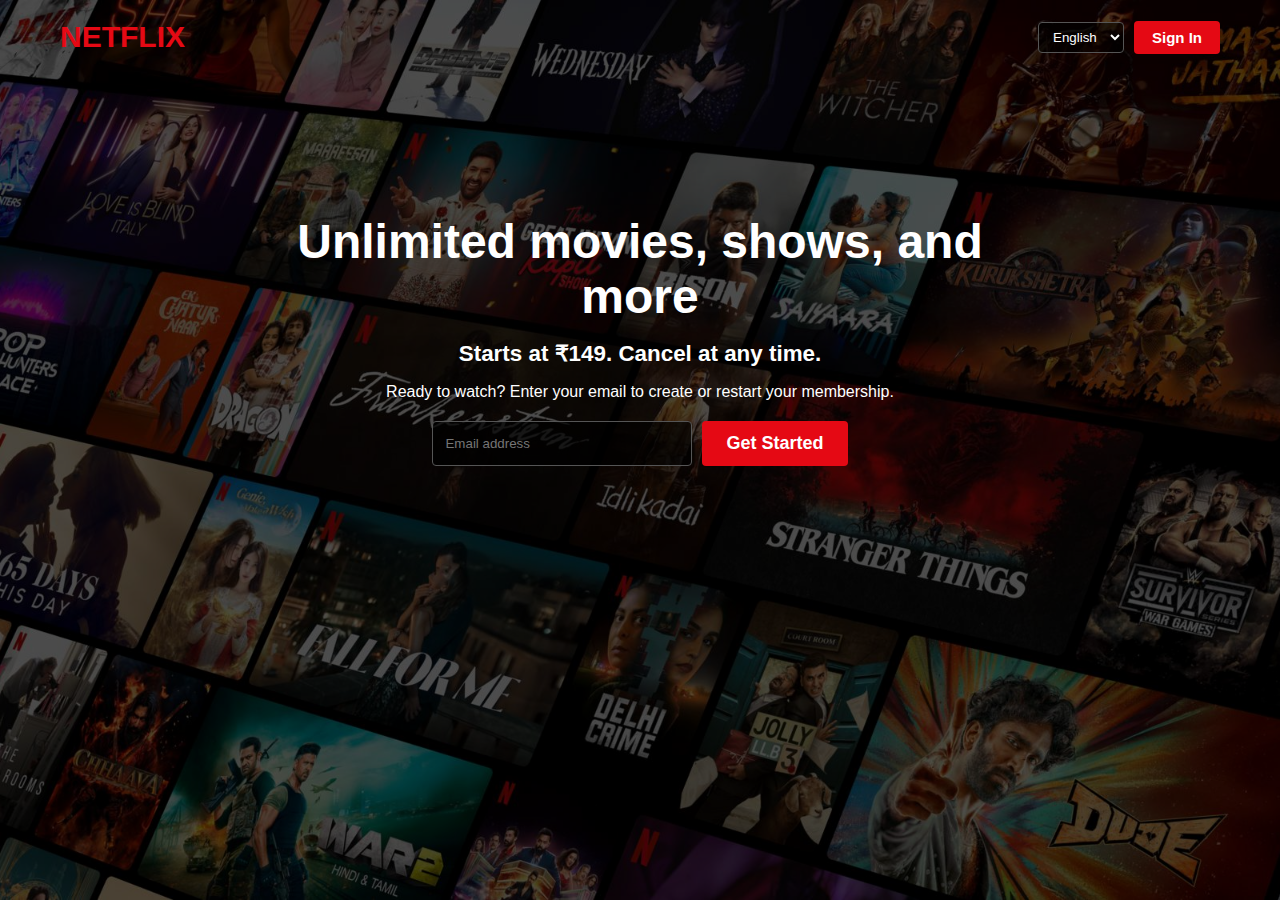
<file: index.html>
<!DOCTYPE html>
<html lang="en">

<head>
    <meta charset="UTF-8">
    <meta name="viewport" content="width=device-width, initial-scale=1.0">
    <title>Netflix Clone</title>
    <link rel="stylesheet" href="style.css">
</head>
<body>
    <div class="main">
        <div class="layer"></div>
        <div class="nav">
            <div class="logo">NETFLIX</div>

            <div class="right">
                <select class="select">
                    <option>English</option>
                    <option>Hindi</option>
                </select>

                <a href="signin.html" class="button red">Sign In</a>
            </div>
        </div>
        <div class="center">
            <h1 class="title">Unlimited movies, shows, and more</h1>
            <h2 class="subtitle">Starts at ₹149. Cancel at any time.</h2>
            <p class="small">Ready to watch? Enter your email to create or restart your membership.</p>
            <form class="form" action="signin.html" method="get">
                <input type="email" class="input" placeholder="Email address" required>
                <button type="submit" class="button red big">Get Started</button>
            </form>
        </div>
    </div>
</body>

</html>
</file>
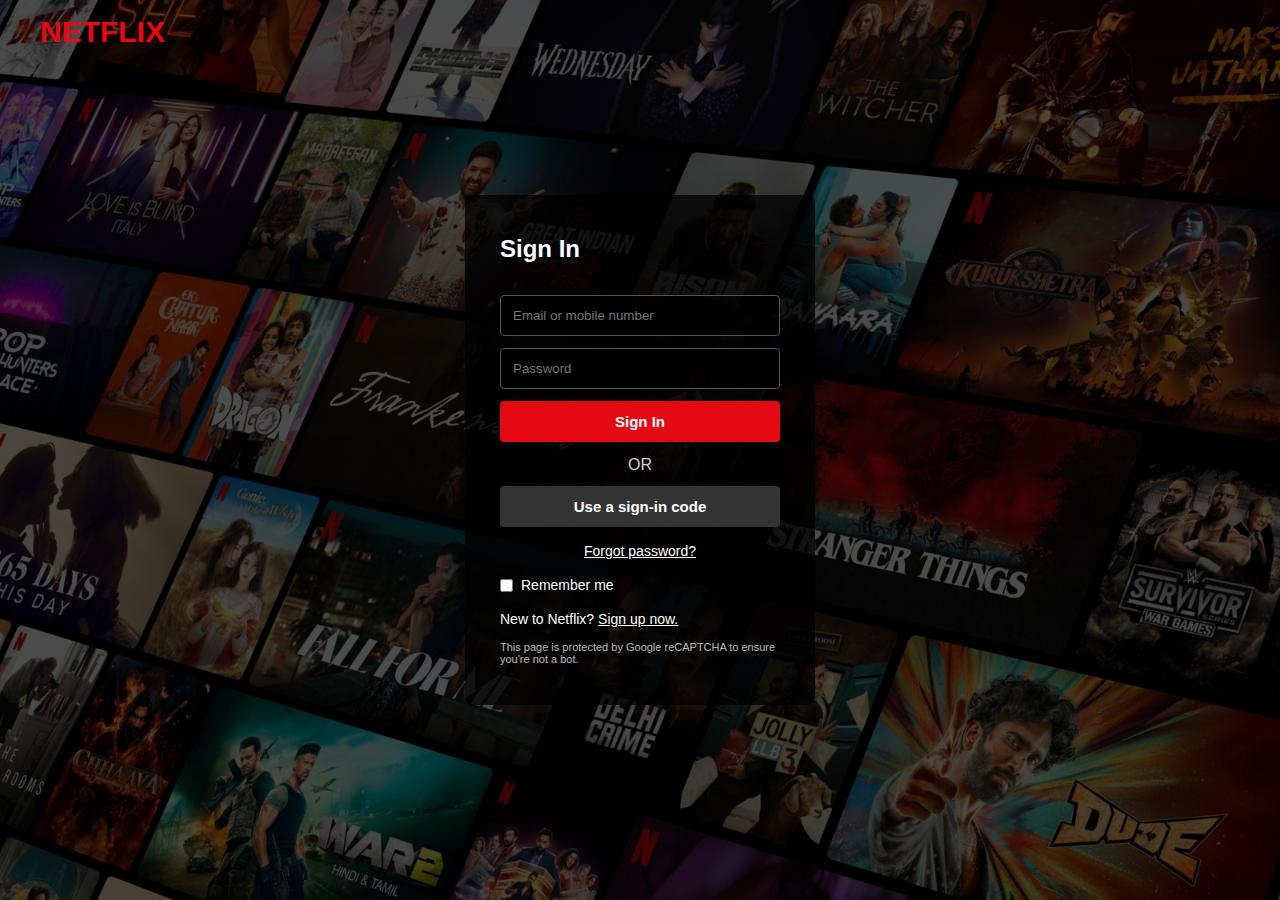
<file: signin.html>
<!DOCTYPE html>
<html lang="en">

<head>
    <meta charset="UTF-8">
    <meta name="viewport" content="width=device-width, initial-scale=1.0">
    <title>Netflix Sign In</title>
    <link rel="stylesheet" href="style.css">
</head>

<body>
    <div class="main login">
        <div class="layer"></div>
        <div class="top">
            <div class="logo">NETFLIX</div>
        </div>
        <div class="box">
            <h2 class="title2">Sign In</h2>
            <input type="text" class="input full" placeholder="Email or mobile number">
            <input type="password" class="input full" placeholder="Password">
            <button class="button red full">Sign In</button>
            <p class="or">OR</p>
            <button class="button dark full">Use a sign-in code</button>
            <a href="#" class="link center-text">Forgot password?</a>
            <div class="row">
                <input type="checkbox" id="check">
                <label for="check">Remember me</label>
            </div>
            <p class="small2">
                New to Netflix?
                <a href="index.html" class="link">Sign up now.</a>
            </p>
            <p class="tiny">
                This page is protected by Google reCAPTCHA to ensure you're not a bot.
            </p>
        </div>

    </div>

</body>

</html>
</file>
<file: style.css>
/* reset */
* {
  margin: 0;
  padding: 0;
  box-sizing: border-box;
}

body {
  font-family: Arial, Helvetica, sans-serif;
  background: #000;
  color: #fff;
}

.main {
  position: relative;
  min-height: 100vh;
  background-image: url("./img/IN-en-20251201-TRIFECTA-perspective_c7623e8e-c406-43d2-9d9a-0140ce19ac84_large.jpg");
  background-size: cover;
  background-position: center;
}

.layer {
  position: absolute;
  inset: 0;
  background: rgba(0, 0, 0, 0.6);
}

.nav {
  position: relative;
  padding: 20px 60px;
  display: flex;
  justify-content: space-between;
  align-items: center;
}

.logo {
  color: #e50914;
  font-size: 30px;
  font-weight: 900;
}

.right {
  display: flex;
  gap: 10px;
  align-items: center;
}

.select {
  background: rgba(0, 0, 0, 0.6);
  color: #fff;
  border: 1px solid #555;
  padding: 6px 10px;
  border-radius: 4px;
}

.button {
  text-decoration: none;
  border: none;
  border-radius: 4px;
  font-size: 15px;
  font-weight: 600;
  cursor: pointer;
  display: inline-block;
  text-align: center;
}

.red {
  background: #e50914;
  color: #fff;
  padding: 8px 18px;
}

.big {
  font-size: 18px;
  padding: 12px 24px;
}

.center {
  position: relative;
  max-width: 800px;
  margin: 140px auto 0 auto;
  text-align: center;
  padding: 0 20px;
}

.title {
  font-size: 3rem;
  font-weight: 900;
  margin-bottom: 16px;
}

.subtitle {
  font-size: 1.4rem;
  margin-bottom: 16px;
}

.small {
  font-size: 1rem;
  margin-bottom: 20px;
}

.form {
  display: flex;
  justify-content: center;
  gap: 10px;
  flex-wrap: wrap;
}

.input {
  padding: 12px;
  border-radius: 4px;
  border: 1px solid #555;
  background: rgba(0, 0, 0, 0.7);
  color: #fff;
  min-width: 260px;
}

.login {
  display: flex;
  justify-content: center;
  align-items: center;
}

.top {
  position: absolute;
  top: 15px;
  left: 40px;
  z-index: 2;
}

.box {
  position: relative;
  z-index: 2;
  width: 350px;
  background: rgba(0, 0, 0, 0.75);
  padding: 40px 35px;
  border-radius: 8px;
}

.title2 {
  margin-bottom: 20px;
}

.full {
  width: 100%;
  margin-top: 12px;
}

.button.full {
  padding: 12px;
}

.dark {
  background: #333;
  color: #fff;
}

.or {
  text-align: center;
  margin-top: 14px;
  opacity: 0.8;
}

.link {
  color: #fff;
  font-size: 14px;
}

.center-text {
  display: block;
  text-align: center;
  margin-top: 16px;
}

.row {
  display: flex;
  align-items: center;
  gap: 8px;
  margin-top: 18px;
  font-size: 14px;
}

.small2 {
  margin-top: 18px;
  font-size: 14px;
}

.tiny {
  margin-top: 14px;
  font-size: 11px;
  opacity: 0.7;
}

@media (max-width: 768px) {

  .nav {
    padding: 16px 20px;
  }

  .center {
    margin-top: 120px;
  }

  .title {
    font-size: 2.2rem;
  }

  .subtitle {
    font-size: 1.1rem;
  }

  .form {
    flex-direction: column;
    align-items: center;
  }

  .big {
    width: 100%;
  }

  .box {
    width: 90%;
    padding: 25px 20px;
  }

  .top {
    left: 20px;
  }
}
</file>
